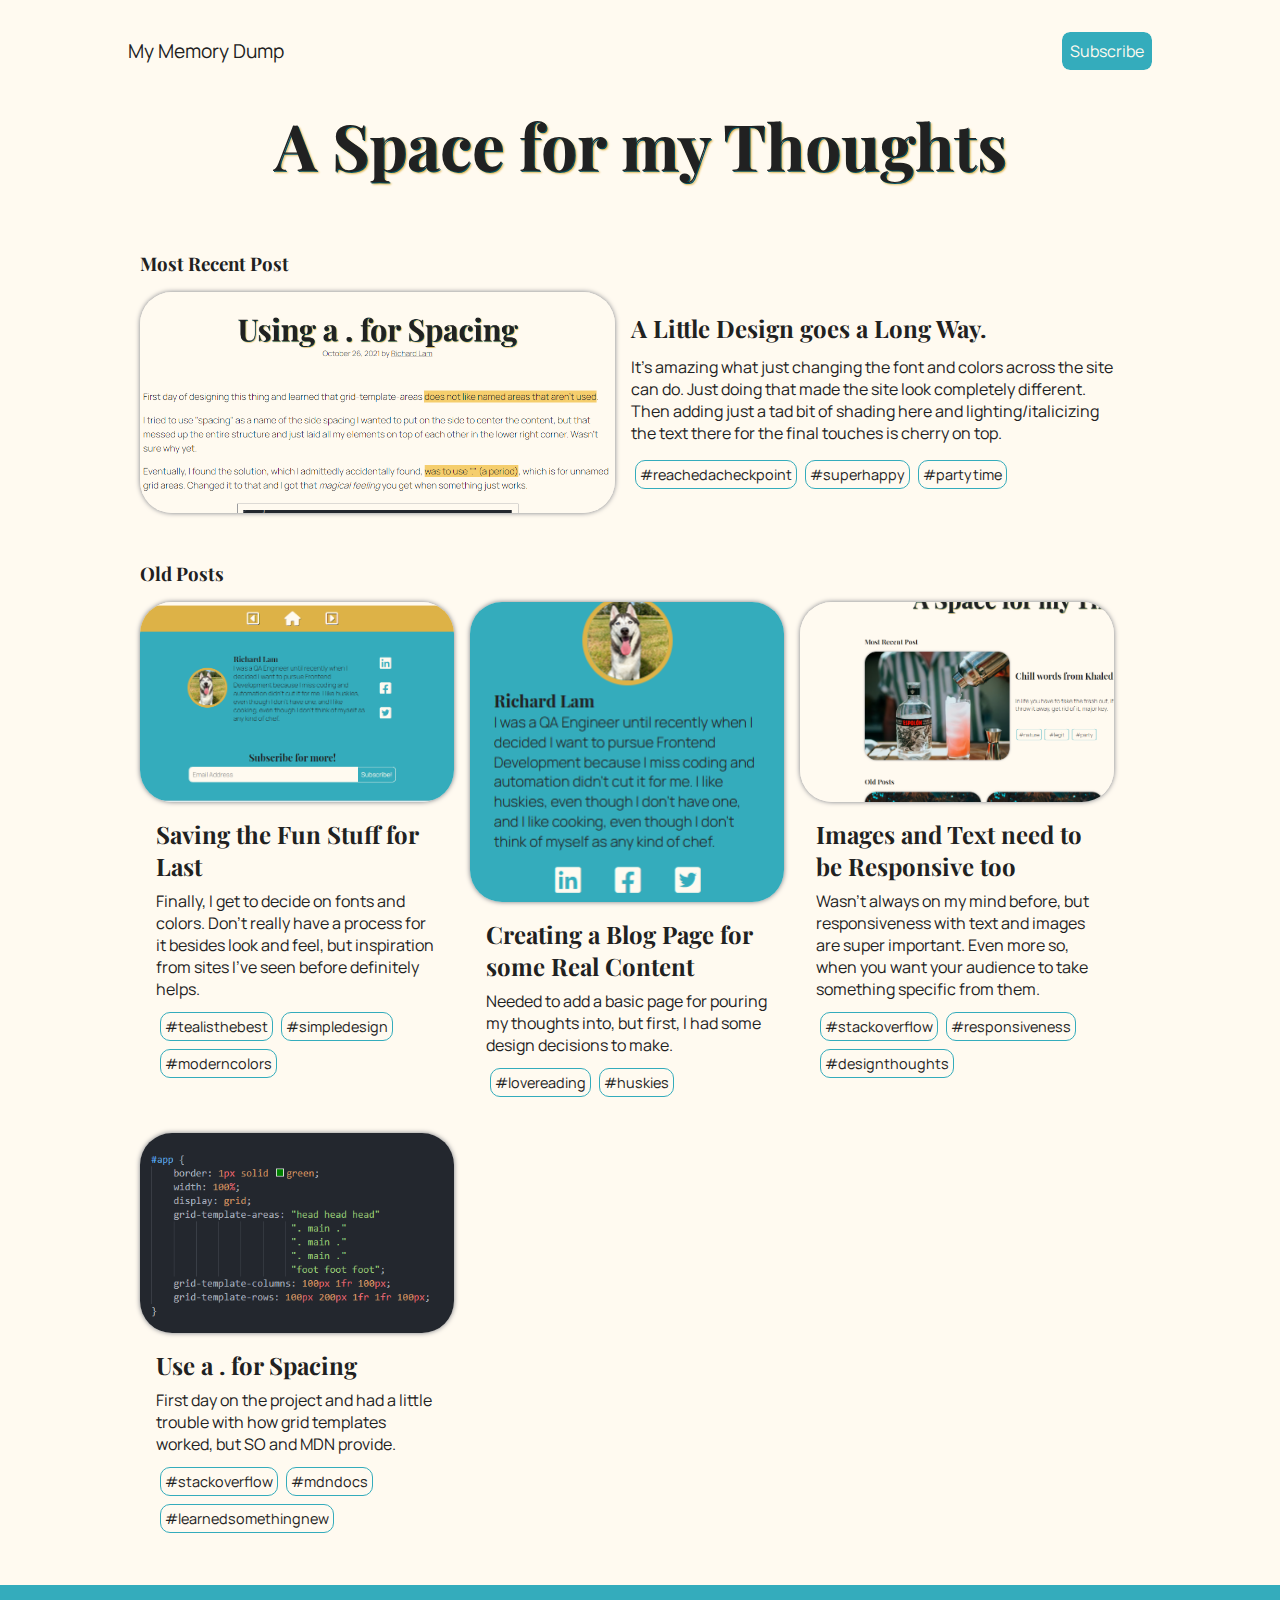
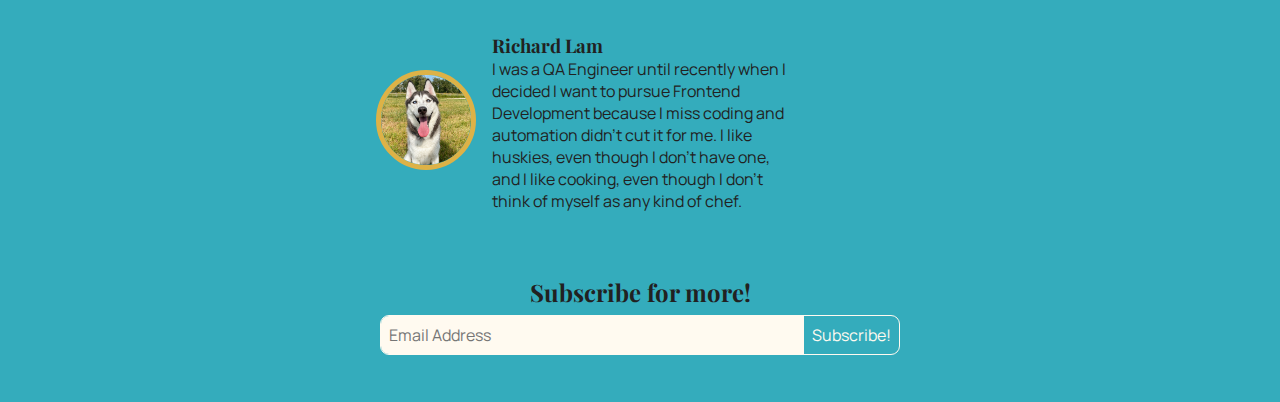
<file: index.html>
<!DOCTYPE html>
<html>

    <head>
        <meta charset="utf-8">
        <meta name="viewport" content="width=device-width, initial-scale=1">
        <link rel="stylesheet" href="./styles/main.css" />
        <link rel="stylesheet" href="https://cdnjs.cloudflare.com/ajax/libs/font-awesome/6.0.0-beta2/css/all.min.css" integrity="sha512-YWzhKL2whUzgiheMoBFwW8CKV4qpHQAEuvilg9FAn5VJUDwKZZxkJNuGM4XkWuk94WCrrwslk8yWNGmY1EduTA==" crossorigin="anonymous" referrerpolicy="no-referrer" />
        <link rel="icon" href="ram_icon.ico" />
        <title>Memory Dump</title>
    </head>

    <body>
        <div id="app">
            <div id="top-bar">
                My Memory Dump
                <a class="button" href="#subscribe-form">Subscribe</a>
            </div>

            <div id="main-content">

                <div class="page-title">
                    <h1>A Space for my Thoughts</h1>
                </div>

                <div id="recent-post">
                    <h3>Most Recent Post</h3>
                    <div class="card" onclick="location.href='./posts/blog5.html'">
                        <div class="card-image">
                            <img src="./images/screenshot_of_heading.png" alt="Heading of an article in Playfair Display font saying 'Using a . (period) for Spacing'." />
                        </div>
                        <div class="card-text">
                            <h2>A Little Design goes a Long Way.</h2>
                            <p>It's amazing what just changing the font and colors across the site can do. Just doing that made the site look completely different. Then adding just a tad bit of shading here and lighting/italicizing the text there for the final touches is cherry on top.</p>
                            <div class="card-labels">
                                <div class="label">#reachedacheckpoint</div>
                                <div class="label">#superhappy</div>
                                <div class="label">#partytime</div>
                            </div>
                        </div>
                    </div>
                </div>

                <div id="old-posts">
                    <h3>Old Posts</h3>
                    <div class="card-list">
                        <div class="card" onclick="location.href='./posts/blog4.html'">
                            <div class="card-image">
                                <img src="./images/snapshot_of_footer.png" alt="Footer of this blog website on a wide screen." />
                            </div>
                            <div class="card-text">
                                <h2>Saving the Fun Stuff for Last</h2>
                                <p>Finally, I get to decide on fonts and colors. Don't really have a process for it besides look and feel, but inspiration from sites I've seen before definitely helps.</p>
                                <div class="card-labels">
                                    <div class="label">#tealisthebest</div>
                                    <div class="label">#simpledesign</div>
                                    <div class="label">#moderncolors</div>
                                </div>
                            </div>
                        </div>
                        <div class="card" onclick="location.href='./posts/blog3.html'">
                            <div class="card-image">
                                <img src="./images/avatar_summary.png" alt="A short introduction to the author of the blog post with a happy husky as the avatar." />
                            </div>
                            <div class="card-text">
                                <h2>Creating a Blog Page for some Real Content</h2>
                                <p>Needed to add a basic page for pouring my thoughts into, but first, I had some design decisions to make.</p>
                                <div class="card-labels">
                                    <div class="label">#lovereading</div>
                                    <div class="label">#huskies</div>
                                </div>
                            </div>
                        </div>
                        <div class="card" onclick="location.href='./posts/blog2.html'">
                            <div class="card-image">
                                <img src="./images/firefox_vs_chrome_image_positioning.png" alt="Picture of two windows showing the same image element. The left is Firefox and the right being Chrome in a wider window." />
                            </div>
                            <div class="card-text">
                                <h2>Images and Text need to be Responsive too</h2>
                                <p>Wasn't always on my mind before, but responsiveness with text and images are super important. Even more so, when you want your audience to take something specific from them.</p>
                                <div class="card-labels">
                                    <div class="label">#stackoverflow</div>
                                    <div class="label">#responsiveness</div>
                                    <div class="label">#designthoughts</div>
                                </div>
                            </div>
                        </div>
                        <div class="card" onclick="location.href='./posts/blog1.html'">
                            <div class="card-image">
                                <img src="./images/using_periods_in_grid_template.png" alt="Picture of code for #app selector specifying grid-template-columns." />
                            </div>
                            <div class="card-text">
                                <h2>Use a . for Spacing</h2>
                                <p>First day on the project and had a little trouble with how grid templates worked, but SO and MDN provide.</p>
                                <div class="card-labels">
                                    <div class="label">#stackoverflow</div>
                                    <div class="label">#mdndocs</div>
                                    <div class="label">#learnedsomethingnew</div>
                                </div>
                            </div>
                        </div>
                    </div>
                </div>

            </div>

            <div id="bottom-bar">
                <div id="user-summary">
                    <div class="avatar">
                        <img src="./images/happy_husky.jpg" alt="Picture of a happy husky." />
                    </div>
                    <div class="user-summary-text">
                        <h3>Richard Lam</h3>
                        <p>I was a QA Engineer until recently when I decided I want to pursue Frontend Development because I miss coding and automation didn't cut it for me. I like huskies, even though I don't have one, and I like cooking, even though I don't think of myself as any kind of chef.</p>
                    </div>
                    <div class="social-links">
                        <a href="https://linkedin.com"><i class="fab fa-linkedin"></i></a>
                        <a href="https://facebook.com"><i class="fab fa-facebook-square"></i></a>
                        <a href="https://twitter.com"><i class="fab fa-twitter-square"></i></a>
                    </div>
                </div>
                <div id="subscribe-form">
                    <h2>Subscribe for more!</h2>
                    <form onSubmit="alert('You have subscribed!')">
                        <input type="email" placeholder="Email Address" />
                        <button type="submit">Subscribe!</button>
                    </form>
                </div>
            </div>

        </div>
    </body>

</html>
</file>
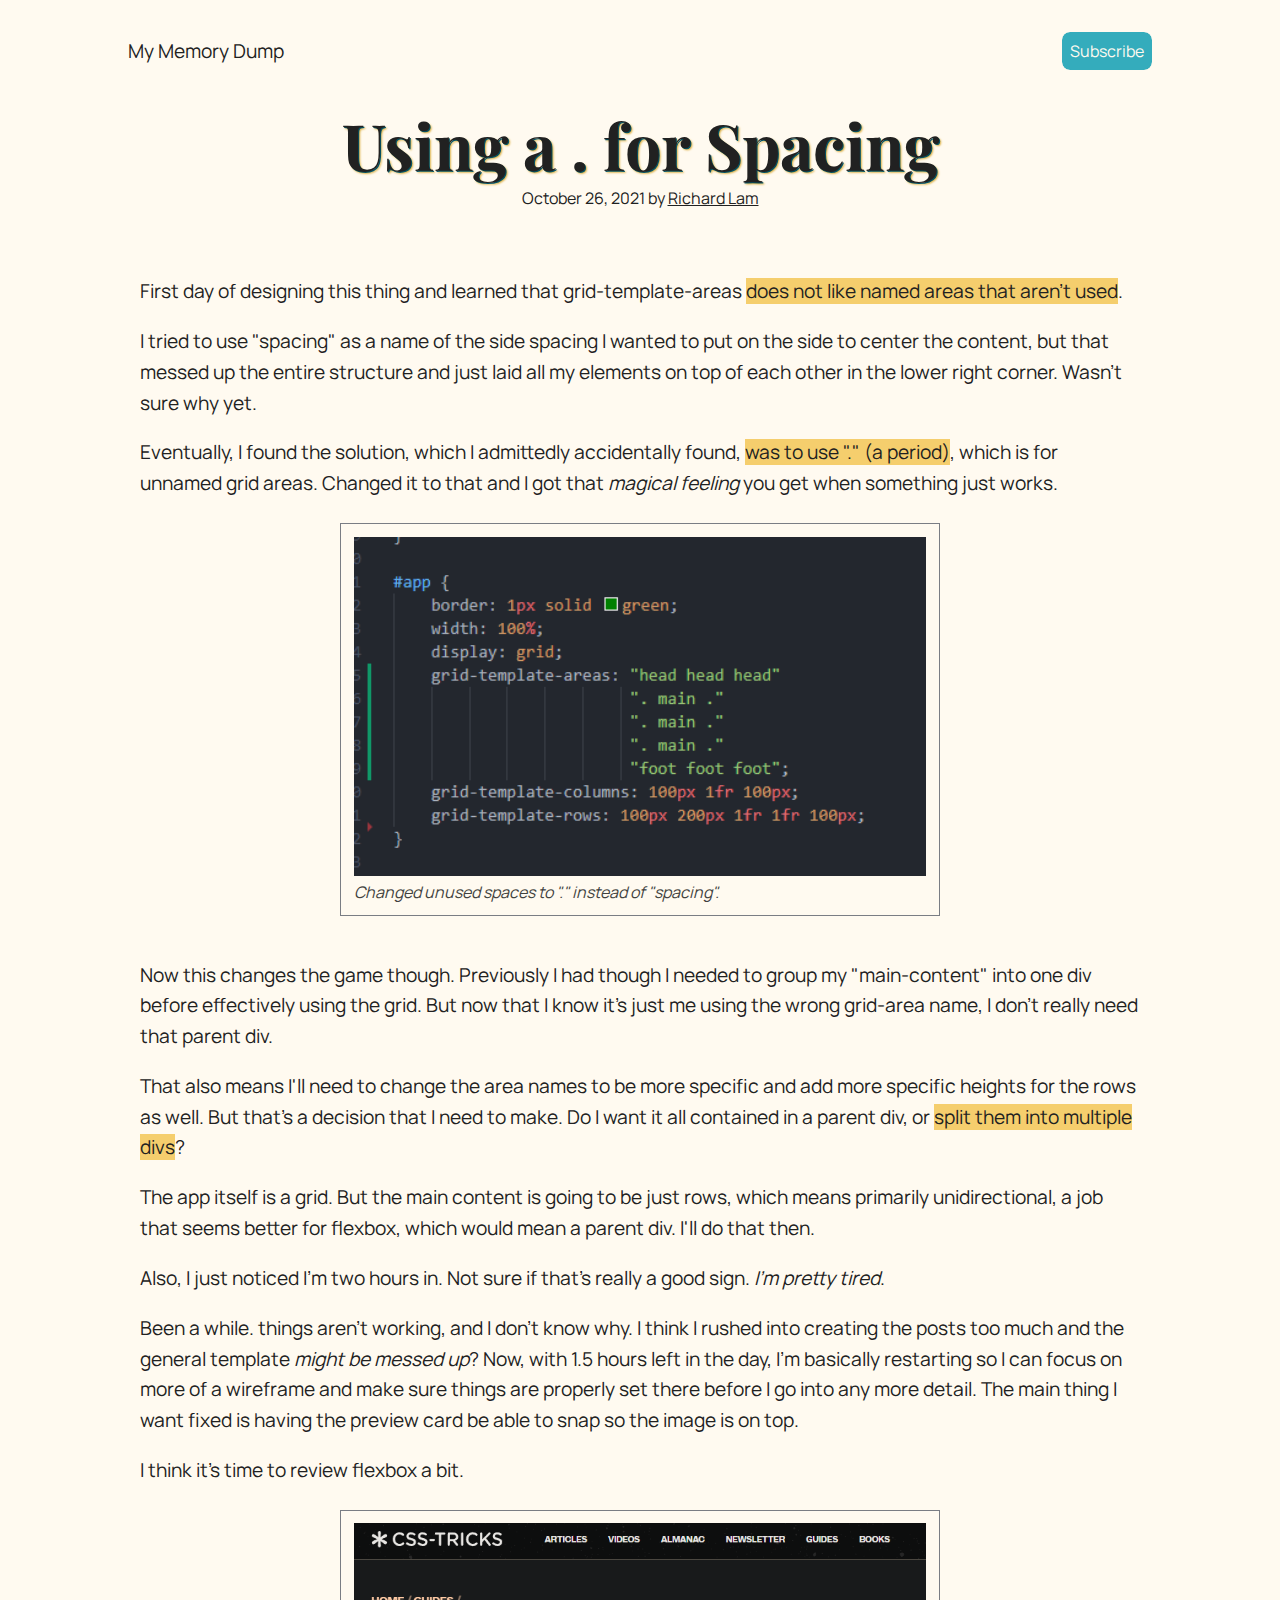
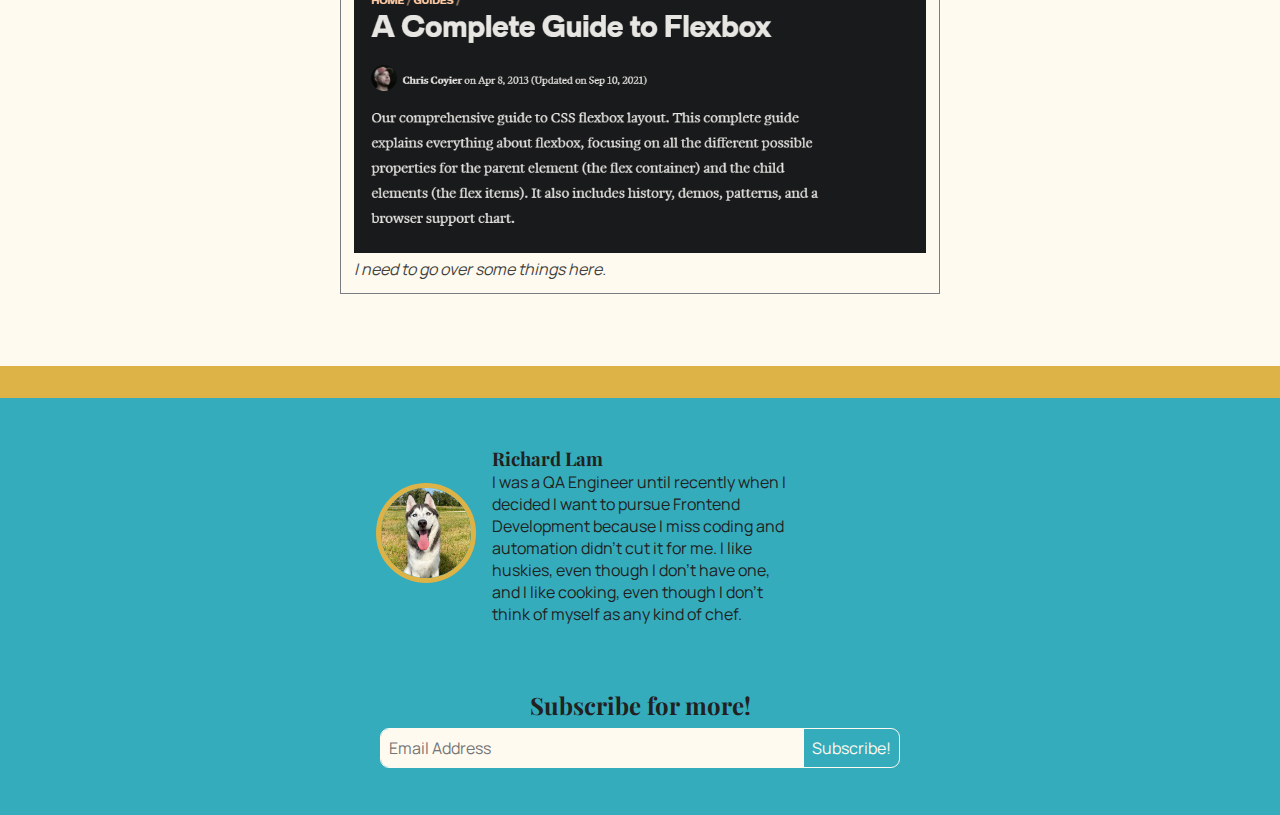
<file: posts/blog1.html>
<!DOCTYPE html>
<html>

    <head>
        <meta charset="utf-8">
        <meta name="viewport" content="width=device-width, initial-scale=1">
        <link rel="stylesheet" href="../styles/main.css" />
        <link rel="stylesheet" href="https://cdnjs.cloudflare.com/ajax/libs/font-awesome/6.0.0-beta2/css/all.min.css" integrity="sha512-YWzhKL2whUzgiheMoBFwW8CKV4qpHQAEuvilg9FAn5VJUDwKZZxkJNuGM4XkWuk94WCrrwslk8yWNGmY1EduTA==" crossorigin="anonymous" referrerpolicy="no-referrer" />
        <link rel="icon" href="ram_icon.ico" />
        <title>Memory Dump - Blog 1</title>
    </head>

    <body>
        <div id="app">

            <div id="top-bar">
                My Memory Dump
                <a class="button" href="#subscribe-form">Subscribe</a>
            </div>

            <div id="main-content">
                <div class="page-title">
                    <h1>Using a . for Spacing</h1>
                    <p>October 26, 2021 by <a href="#user-summary">Richard Lam</a></p>
                </div>
                
                <article>
                    <p>First day of designing this thing and learned that grid-template-areas <mark>does not like named areas that aren't used</mark>.</p>
                    <p>I tried to use "spacing" as a name of the side spacing I wanted to put on the side to center the content, but that messed up the entire structure and just laid all my elements on top of each other in the lower right corner. Wasn't sure why yet.</p>
                    <p>Eventually, I found the solution, which I admittedly accidentally found, <mark>was to use "." (a period)</mark>, which is for unnamed grid areas. Changed it to that and I got that <i>magical feeling</i> you get when something just works.</p>
                    <figure>
                        <img src="../images/using_periods_in_grid_template.png" alt="Picture of code for #app selector specifying grid-template-columns." />
                        <figcaption>Changed unused spaces to "." instead of "spacing".</figcaption>
                    </figure>
                    <p>Now this changes the game though. Previously I had though I needed to group my "main-content" into one div before effectively using the grid. But now that I know it's just me using the wrong grid-area name, I don't really need that parent div.</p>
                    <p>That also means I'll need to change the area names to be more specific and add more specific heights for the rows as well. But that's a decision that I need to make. Do I want it all contained in a parent div, or <mark>split them into multiple divs</mark>?</p>
                    <p>The app itself is a grid. But the main content is going to be just rows, which means primarily unidirectional, a job that seems better for flexbox, which would mean a parent div. I'll do that then.</p>
                    <p>Also, I just noticed I'm two hours in. Not sure if that's really a good sign. <i>I'm pretty tired</i>.</p>
                    <p>Been a while. things aren't working, and I don't know why. I think I rushed into creating the posts too much and the general template <i>might be messed up</i>? Now, with 1.5 hours left in the day, I'm basically restarting so I can focus on more of a wireframe and make sure things are properly set there before I go into any more detail. The main thing I want fixed is having the preview card be able to snap so the image is on top.</p>
                    <p>I think it's time to review flexbox a bit.</p>
                    <figure>
                        <img src="../images/css_tricks_flexbox.png" alt="Article Title for CSS Tricks's Complete Guide to Flexbox." />
                        <figcaption>I need to go over some things here.</figcaption>
                    </figure>
                </article>
            </div>

            <div id="bottom-bar">
                <div id="nav-bar">
                    <a class="nav-option" href="../index.html"><i class="fas fa-home"></i></a>
                    <a class="nav-option" href="./blog2.html"><i class="far fa-caret-square-right"></i></a>
                </div>
                <div id="user-summary">
                    <div class="avatar">
                        <img src="../images/happy_husky.jpg" alt="Picture of a happy husky." />
                    </div>
                    <div class="user-summary-text">
                        <h3>Richard Lam</h3>
                        <p>I was a QA Engineer until recently when I decided I want to pursue Frontend Development because I miss coding and automation didn't cut it for me. I like huskies, even though I don't have one, and I like cooking, even though I don't think of myself as any kind of chef.</p>
                    </div>
                    <div class="social-links">
                        <a href="https://linkedin.com"><i class="fab fa-linkedin"></i></a>
                        <a href="https://facebook.com"><i class="fab fa-facebook-square"></i></a>
                        <a href="https://twitter.com"><i class="fab fa-twitter-square"></i></a>
                    </div>
                </div>
                <div id="subscribe-form">
                    <h2>Subscribe for more!</h2>
                    <form onSubmit="alert('You have subscribed!')">
                        <input type="email" placeholder="Email Address" />
                        <button type="submit">Subscribe!</button>
                    </form>
                </div>

            </div>

        </div>
    </body>

</html>
</file>
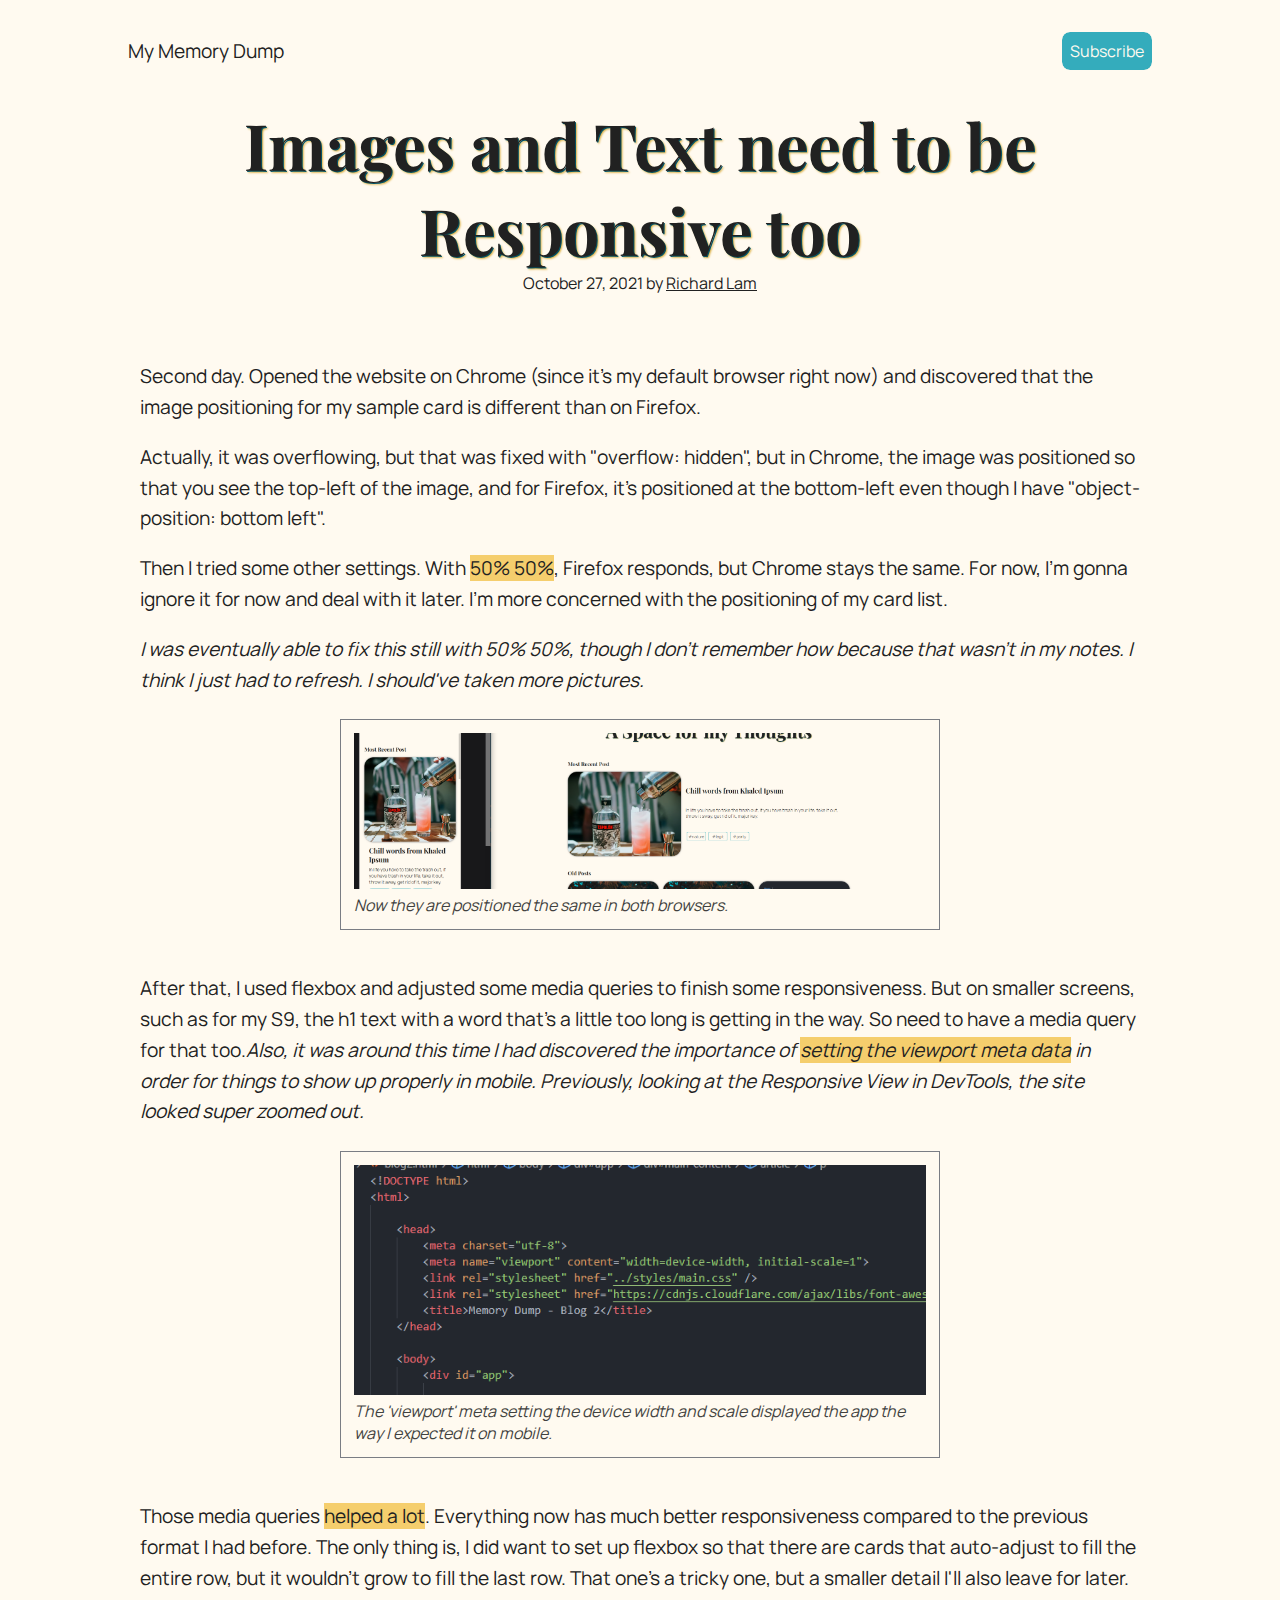
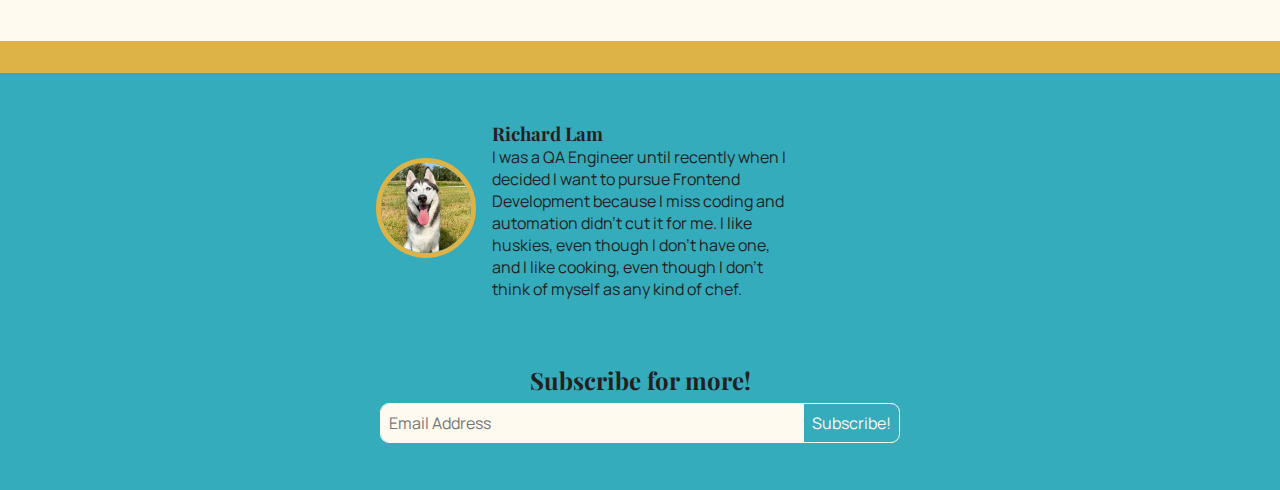
<file: posts/blog2.html>
<!DOCTYPE html>
<html>

    <head>
        <meta charset="utf-8">
        <meta name="viewport" content="width=device-width, initial-scale=1">
        <link rel="stylesheet" href="../styles/main.css" />
        <link rel="stylesheet" href="https://cdnjs.cloudflare.com/ajax/libs/font-awesome/6.0.0-beta2/css/all.min.css" integrity="sha512-YWzhKL2whUzgiheMoBFwW8CKV4qpHQAEuvilg9FAn5VJUDwKZZxkJNuGM4XkWuk94WCrrwslk8yWNGmY1EduTA==" crossorigin="anonymous" referrerpolicy="no-referrer" />
        <link rel="icon" href="ram_icon.ico" />
        <title>Memory Dump - Blog 2</title>
    </head>

    <body>
        <div id="app">

            <div id="top-bar">
                My Memory Dump
                <a class="button" href="#subscribe-form">Subscribe</a>
            </div>

            <div id="main-content">
                <div class="page-title">
                    <h1>Images and Text need to be Responsive too</h1>
                    <p>October 27, 2021 by <a href="#user-summary">Richard Lam</a></p>
                </div>
                
                <article>
                    <p>Second day. Opened the website on Chrome (since it's my default browser right now) and discovered that the image positioning for my sample card is different than on Firefox.</p>
                    <p>Actually, it was overflowing, but that was fixed with "overflow: hidden", but in Chrome, the image was positioned so that you see the top-left of the image, and for Firefox, it's positioned at the bottom-left even though I have "object-position: bottom left".</p>
                    <p>Then I tried some other settings. With <mark>50% 50%</mark>, Firefox responds, but Chrome stays the same. For now, I'm gonna ignore it for now and deal with it later. I'm more concerned with the positioning of my card list.</p>
                    <p><i>I was eventually able to fix this still with 50% 50%, though I don't remember how because that wasn't in my notes. I think I just had to refresh. I should've taken more pictures.</i></p>
                    <figure>
                        <img src="../images/firefox_vs_chrome_image_positioning.png" alt="Picture of two windows showing the same image element. The left is Firefox and the right being Chrome in a wider window." />
                        <figcaption>Now they are positioned the same in both browsers.</figcaption>
                    </figure>
                    <p>After that, I used flexbox and adjusted some media queries to finish some responsiveness. But on smaller screens, such as for my S9, the h1 text with a word that's a little too long is getting in the way. So need to have a media query for that too.<i>Also, it was around this time I had discovered the importance of <mark>setting the viewport meta data</mark> in order for things to show up properly in mobile. Previously, looking at the Responsive View in DevTools, the site looked super zoomed out.</i></p>
                    <figure>
                        <img src="../images/snapshot_of_head.png" alt ="Picture showing the head tag in html." />
                        <figcaption>The 'viewport' meta setting the device width and scale displayed the app the way I expected it on mobile.</figcaption>
                    </figure>
                    <p>Those media queries <mark>helped a lot</mark>. Everything now has much better responsiveness compared to the previous format I had before. The only thing is, I did want to set up flexbox so that there are cards that auto-adjust to fill the entire row, but it wouldn't grow to fill the last row. That one's a tricky one, but a smaller detail I'll also leave for later.</p>
                </article>
            </div>

            <div id="bottom-bar">
                <div id="nav-bar">
                    <a class="nav-option" href="./blog1.html"><i class="far fa-caret-square-left"></i></a>
                    <a class="nav-option" href="../index.html"><i class="fas fa-home"></i></a>
                    <a class="nav-option" href="./blog3.html"><i class="far fa-caret-square-right"></i></a>
                </div>
                <div id="user-summary">
                    <div class="avatar">
                        <img src="../images/happy_husky.jpg" alt="Picture of a happy husky." />
                    </div>
                    <div class="user-summary-text">
                        <h3>Richard Lam</h3>
                        <p>I was a QA Engineer until recently when I decided I want to pursue Frontend Development because I miss coding and automation didn't cut it for me. I like huskies, even though I don't have one, and I like cooking, even though I don't think of myself as any kind of chef.</p>
                    </div>
                    <div class="social-links">
                        <a href="https://linkedin.com"><i class="fab fa-linkedin"></i></a>
                        <a href="https://facebook.com"><i class="fab fa-facebook-square"></i></a>
                        <a href="https://twitter.com"><i class="fab fa-twitter-square"></i></a>
                    </div>
                </div>
                <div id="subscribe-form">
                    <h2>Subscribe for more!</h2>
                    <form onSubmit="alert('You have subscribed!')">
                        <input type="email" placeholder="Email Address" />
                        <button type="submit">Subscribe!</button>
                    </form>
                </div>

            </div>

        </div>
    </body>

</html>
</file>
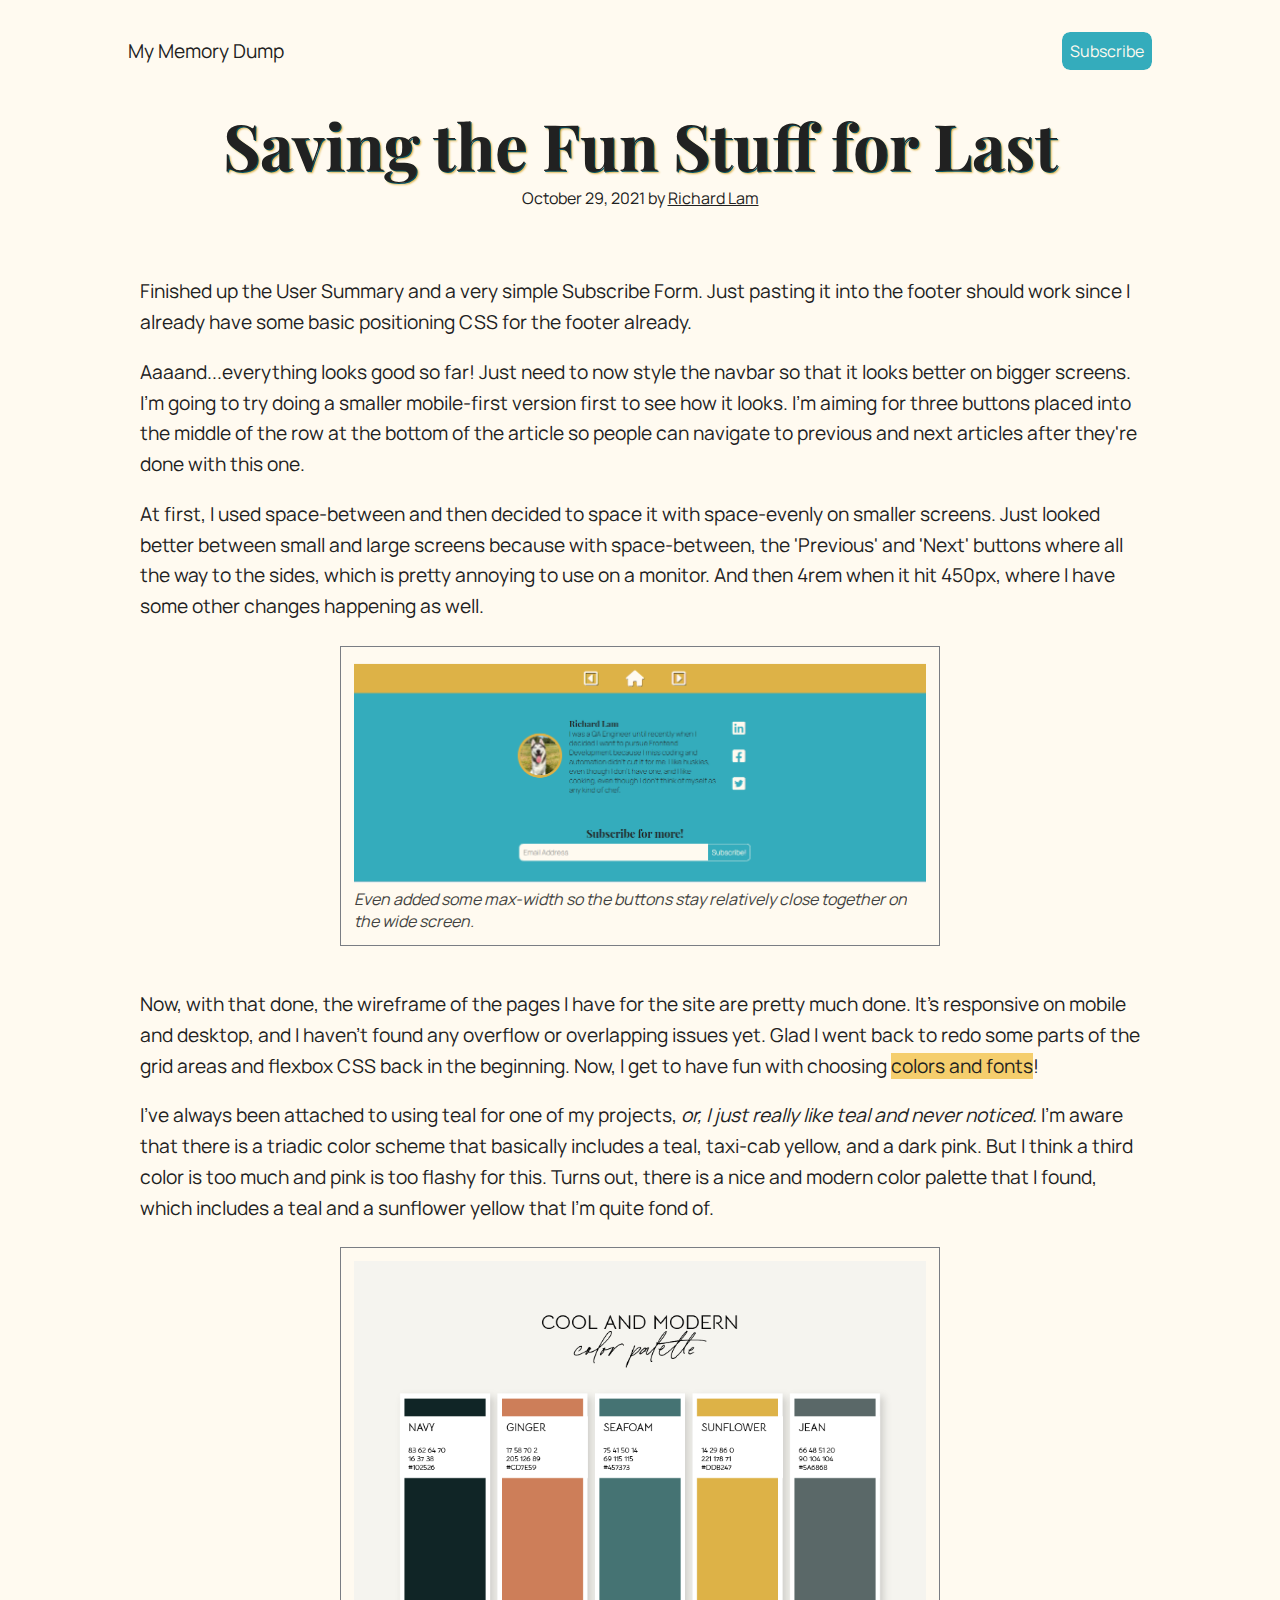
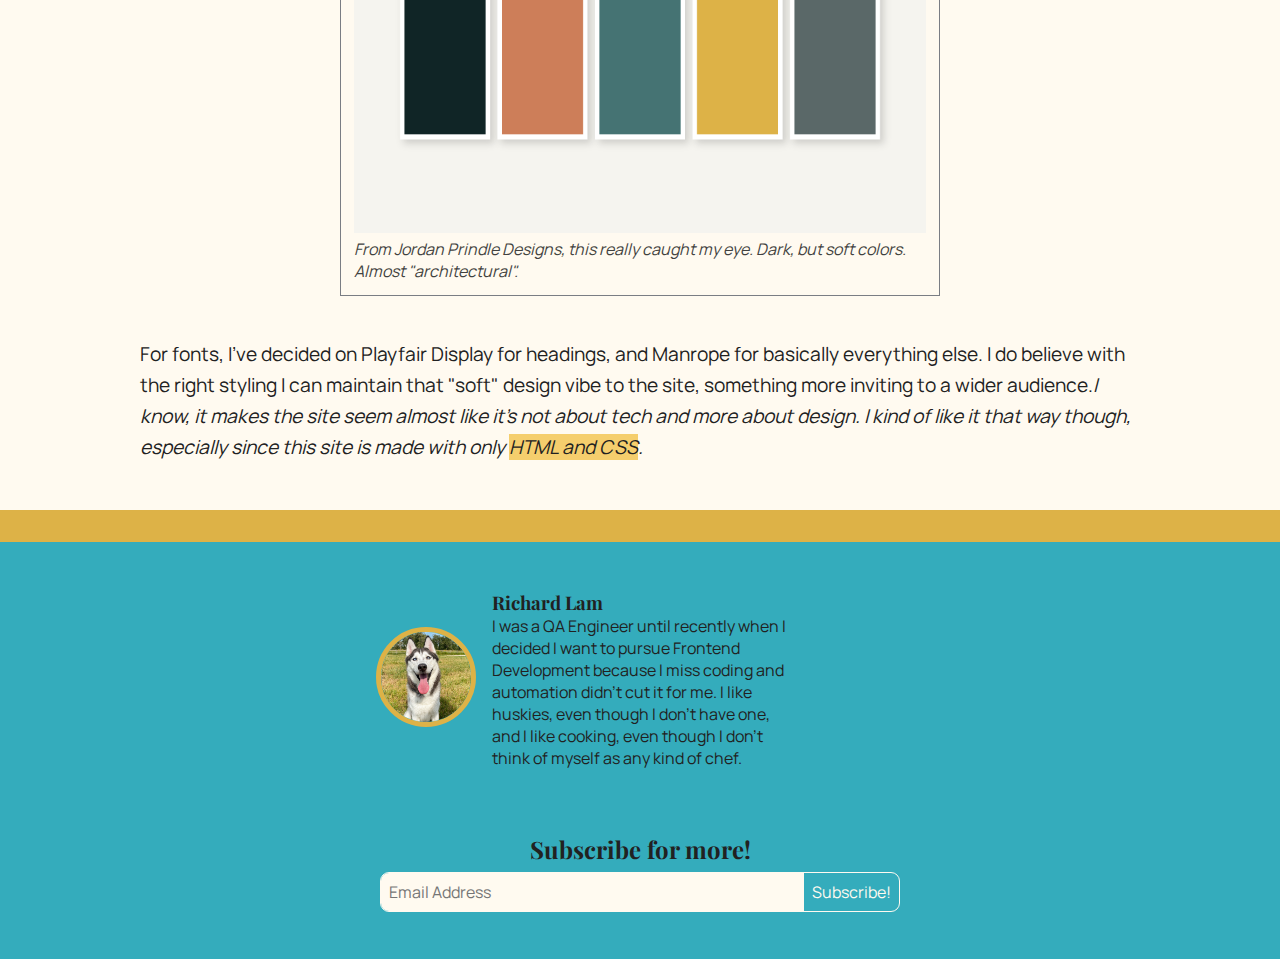
<file: posts/blog4.html>
<!DOCTYPE html>
<html>

    <head>
        <meta charset="utf-8">
        <meta name="viewport" content="width=device-width, initial-scale=1">
        <link rel="stylesheet" href="../styles/main.css" />
        <link rel="stylesheet" href="https://cdnjs.cloudflare.com/ajax/libs/font-awesome/6.0.0-beta2/css/all.min.css" integrity="sha512-YWzhKL2whUzgiheMoBFwW8CKV4qpHQAEuvilg9FAn5VJUDwKZZxkJNuGM4XkWuk94WCrrwslk8yWNGmY1EduTA==" crossorigin="anonymous" referrerpolicy="no-referrer" />
        <link rel="icon" href="ram_icon.ico" />
        <title>Memory Dump - Blog 4</title>
    </head>

    <body>
        <div id="app">

            <div id="top-bar">
                My Memory Dump
                <a class="button" href="#subscribe-form">Subscribe</a>
            </div>

            <div id="main-content">
                <div class="page-title">
                    <h1>Saving the Fun Stuff for Last</h1>
                    <p>October 29, 2021 by <a href="#user-summary">Richard Lam</a></p>
                </div>
                
                <article>
                    <p>Finished up the User Summary and a very simple Subscribe Form. Just pasting it into the footer should work since I already have some basic positioning CSS for the footer already.</p>
                    <p>Aaaand...everything looks good so far! Just need to now style the navbar so that it looks better on bigger screens. I'm going to try doing a smaller mobile-first version first to see how it looks. I'm aiming for three buttons placed into the middle of the row at the bottom of the article so people can navigate to previous and next articles after they're done with this one.</p>
                    <p>At first, I used space-between and then decided to space it with space-evenly on smaller screens. Just looked better between small and large screens because with space-between, the 'Previous' and 'Next' buttons where all the way to the sides, which is pretty annoying to use on a monitor. And then 4rem when it hit 450px, where I have some other changes happening as well.</p>
                    <figure>
                        <img src="../images/snapshot_of_footer.png" alt="Footer of this blog website on a wide screen." />
                        <figcaption>Even added some max-width so the buttons stay relatively close together on the wide screen.</figcaption>
                    </figure>
                    <p>Now, with that done, the wireframe of the pages I have for the site are pretty much done. It's responsive on mobile and desktop, and I haven't found any overflow or overlapping issues yet. Glad I went back to redo some parts of the grid areas and flexbox CSS back in the beginning. Now, I get to have fun with choosing <mark>colors and fonts</mark>!</p>
                    <p>I've always been attached to using teal for one of my projects, <i>or, I just really like teal and never noticed.</i> I'm aware that there is a triadic color scheme that basically includes a teal, taxi-cab yellow, and a dark pink. But I think a third color is too much and pink is too flashy for this. Turns out, there is a nice and modern color palette that I found, which includes a teal and a sunflower yellow that I'm quite fond of.</p>
                    <figure>
                        <img src="../images/modern_teal_palette.png" alt="A selection of 5 colors named: navy, ginger, seafoam, sunflower, and jean." />
                        <figcaption>From Jordan Prindle Designs, this really caught my eye. Dark, but soft colors. Almost "architectural".</figcaption>
                    </figure>
                    <p>For fonts, I've decided on Playfair Display for headings, and Manrope for basically everything else. I do believe with the right styling I can maintain that "soft" design vibe to the site, something more inviting to a wider audience.<i>I know, it makes the site seem almost like it's not about tech and more about design. I kind of like it that way though, especially since this site is made with only <mark>HTML and CSS</mark>.</i></p>
                </article>
            </div>

            <div id="bottom-bar">
                <div id="nav-bar">
                    <a class="nav-option" href="./blog3.html"><i class="far fa-caret-square-left"></i></a>
                    <a class="nav-option" href="../index.html"><i class="fas fa-home"></i></a>
                    <a class="nav-option" href="./blog5.html"><i class="far fa-caret-square-right"></i></a>
                </div>
                <div id="user-summary">
                    <div class="avatar">
                        <img src="../images/happy_husky.jpg" alt="Picture of a happy husky." />
                    </div>
                    <div class="user-summary-text">
                        <h3>Richard Lam</h3>
                        <p>I was a QA Engineer until recently when I decided I want to pursue Frontend Development because I miss coding and automation didn't cut it for me. I like huskies, even though I don't have one, and I like cooking, even though I don't think of myself as any kind of chef.</p>
                    </div>
                    <div class="social-links">
                        <a href="https://linkedin.com"><i class="fab fa-linkedin"></i></a>
                        <a href="https://facebook.com"><i class="fab fa-facebook-square"></i></a>
                        <a href="https://twitter.com"><i class="fab fa-twitter-square"></i></a>
                    </div>
                </div>
                <div id="subscribe-form">
                    <h2>Subscribe for more!</h2>
                    <form onSubmit="alert('You have subscribed!')">
                        <input type="email" placeholder="Email Address" />
                        <button type="submit">Subscribe!</button>
                    </form>
                </div>

            </div>

        </div>
    </body>

</html>
</file>
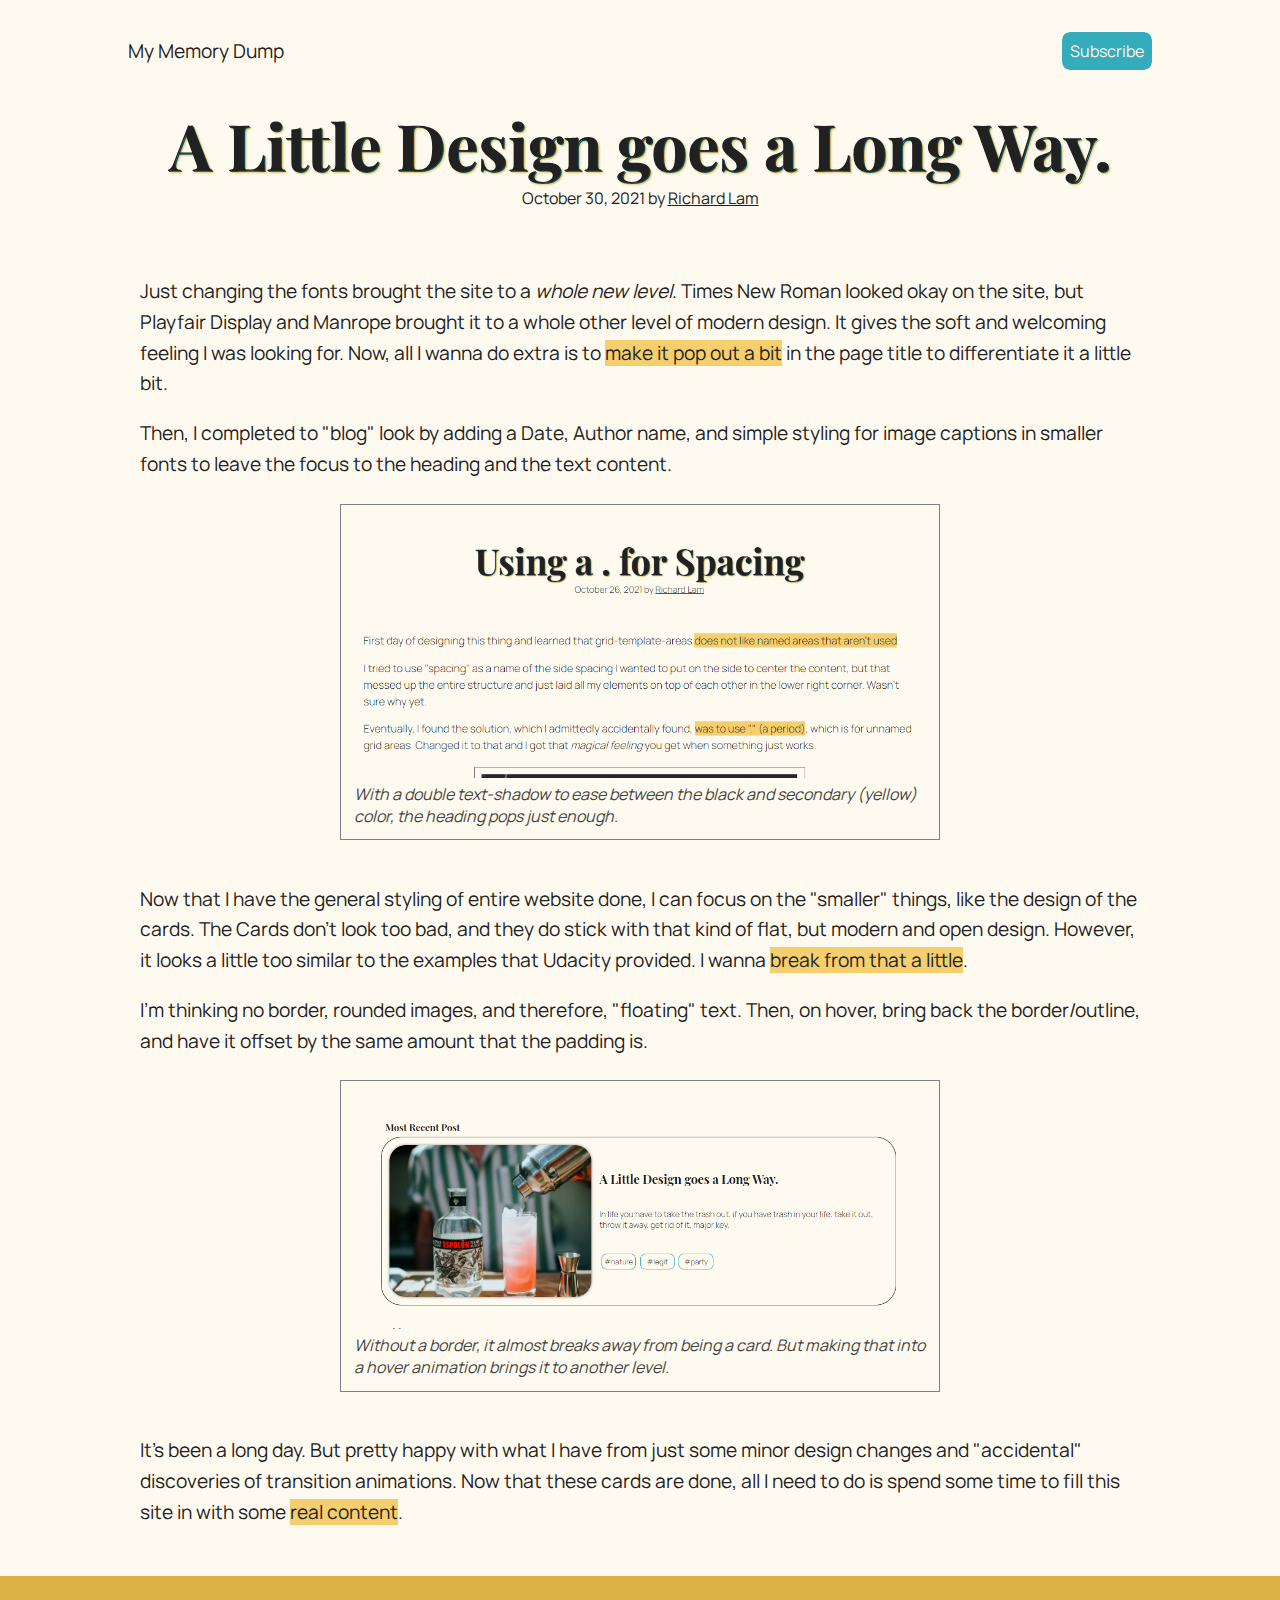
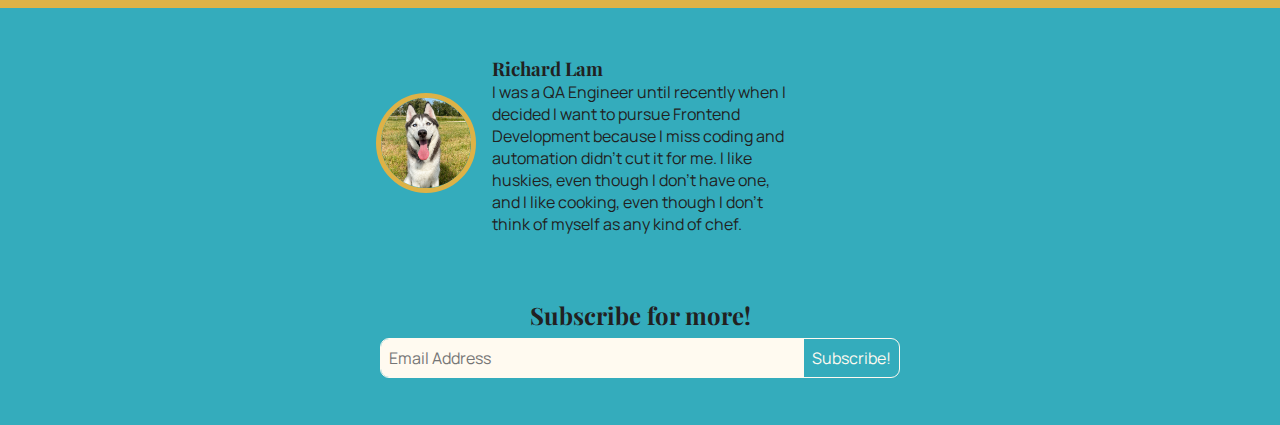
<file: posts/blog5.html>
<!DOCTYPE html>
<html>

    <head>
        <meta charset="utf-8">
        <meta name="viewport" content="width=device-width, initial-scale=1">
        <link rel="stylesheet" href="../styles/main.css" />
        <link rel="stylesheet" href="https://cdnjs.cloudflare.com/ajax/libs/font-awesome/6.0.0-beta2/css/all.min.css" integrity="sha512-YWzhKL2whUzgiheMoBFwW8CKV4qpHQAEuvilg9FAn5VJUDwKZZxkJNuGM4XkWuk94WCrrwslk8yWNGmY1EduTA==" crossorigin="anonymous" referrerpolicy="no-referrer" />
        <link rel="icon" href="ram_icon.ico" />
        <title>Memory Dump - Blog 5</title>
    </head>

    <body>
        <div id="app">

            <div id="top-bar">
                My Memory Dump
                <a class="button" href="#subscribe-form">Subscribe</a>
            </div>

            <div id="main-content">
                <div class="page-title">
                    <h1>A Little Design goes a Long Way.</h1>
                    <p>October 30, 2021 by <a href="#user-summary">Richard Lam</a></p>
                </div>
                
                <article>
                    <p>Just changing the fonts brought the site to a <i>whole new level</i>. Times New Roman looked okay on the site, but Playfair Display and Manrope brought it to a whole other level of modern design. It gives the soft and welcoming feeling I was looking for. Now, all I wanna do extra is to <mark>make it pop out a bit</mark> in the page title to differentiate it a little bit.</p>
                    <p>Then, I completed to "blog" look by adding a Date, Author name, and simple styling for image captions in smaller fonts to leave the focus to the heading and the text content.</p>
                    <figure>
                        <img src="../images/screenshot_of_heading.png" alt="Heading of an article in Playfair Display font saying 'Using a . (period) for Spacing'." />
                        <figcaption>With a double text-shadow to ease between the black and secondary (yellow) color, the heading pops just enough.</figcaption>
                    </figure>
                    <p>Now that I have the general styling of entire website done, I can focus on the "smaller" things, like the design of the cards. The Cards don't look too bad, and they do stick with that kind of flat, but modern and open design. However, it looks a little too similar to the examples that Udacity provided. I wanna <mark>break from that a little</mark>.</p>
                    <p>I'm thinking no border, rounded images, and therefore, "floating" text. Then, on hover, bring back the border/outline, and have it offset by the same amount that the padding is.</p>
                    <figure>
                        <img src="../images/screenshot_of_new_card.png" alt="Picture of a man pouring a drink next to sample title and text describing content." />
                        <figcaption>Without a border, it almost breaks away from being a card. But making that into a hover animation brings it to another level.</figcaption>
                    </figure>
                    <p>It's been a long day. But pretty happy with what I have from just some minor design changes and "accidental" discoveries of transition animations. Now that these cards are done, all I need to do is spend some time to fill this site in with some <mark>real content</mark>.</p>
                </article>
            </div>

            <div id="bottom-bar">
                <div id="nav-bar">
                    <a class="nav-option" href="./blog4.html"><i class="far fa-caret-square-left"></i></a>
                    <a class="nav-option" href="../index.html"><i class="fas fa-home"></i></a>
                </div>
                <div id="user-summary">
                    <div class="avatar">
                        <img src="../images/happy_husky.jpg" alt="Picture of a happy husky." />
                    </div>
                    <div class="user-summary-text">
                        <h3>Richard Lam</h3>
                        <p>I was a QA Engineer until recently when I decided I want to pursue Frontend Development because I miss coding and automation didn't cut it for me. I like huskies, even though I don't have one, and I like cooking, even though I don't think of myself as any kind of chef.</p>
                    </div>
                    <div class="social-links">
                        <a href="https://linkedin.com"><i class="fab fa-linkedin"></i></a>
                        <a href="https://facebook.com"><i class="fab fa-facebook-square"></i></a>
                        <a href="https://twitter.com"><i class="fab fa-twitter-square"></i></a>
                    </div>
                </div>
                <div id="subscribe-form">
                    <h2>Subscribe for more!</h2>
                    <form onSubmit="alert('You have subscribed!')">
                        <input type="email" placeholder="Email Address" />
                        <button type="submit">Subscribe!</button>
                    </form>
                </div>

            </div>

        </div>
    </body>

</html>
</file>
<file: styles/main.css>
@import "./variables.css";
@import "./header.css";
@import "./content.css";
@import "./footer.css";

* {
    box-sizing: border-box;
    font-family: var(--general-font-family);
    color: var(--color-black);
}


body, h1, h2, h3, p {
    margin: 0;
}

h1, h2, h3 {
    font-family: var(--heading-font-family);
}

h1 {
    text-shadow: 
        1px 1px 0 var(--primary-color-dark),
        2px 2px 2px var(--secondary-color);
}

html, body {
    height: 100%;
    scroll-behavior: smooth;
    background: var(--color-white);
}

a {
    text-decoration: none;
}

button,
input {
    padding: 0;
    border: none;
    background: none;
}

input:focus {
    outline: none;
}

button, .button {
    font-size: 1rem;
    padding: 0.5rem;
    border-radius: 0.5rem;
    background: var(--primary-color);
    color: var(--color-white);
    outline: 1px solid var(--color-white);
    transition: all 0.2s ease-in-out;
    -webkit-transition: all 0.2s ease-in-out;
    -moz-transition: all 0.2s ease-in-out;
}

button:hover, .button:hover {
    outline: 1px solid var(--color-white);
    outline-offset: -.25rem;
    cursor: pointer;
}

figcaption {
    font-style: italic;
    opacity: 0.85;
}

mark {
    background: var(--secondary-color-light);
}

#app {
    width: 100%;
    min-height: 100%;
    display: grid;
    grid-template-areas: "head head head"
                         ". main ."
                         "foot foot foot";
    grid-template-columns: minmax(10%, auto) 1fr minmax(10%, auto);
    grid-template-rows: minmax(50px, auto) 1fr minmax(50px, auto);
}

#top-bar {
    grid-area: head;
}

#main-content {
    grid-area: main;
}

#bottom-bar {
    grid-area: foot;
    background: var(--primary-color);
}

@media (max-width: 650px) {
    h1 {
        font-size: 12vw;
    }

    #app {
        grid-template-columns: 5% 1fr 5%;
    }

    #main-content article figure {
        width: 100%;
    }
}

@media (min-width: 650px) {
    h1 {
        font-size: 4rem;
    }

    #recent-post > .card {
        flex-direction: row;
    }

    .card-list {
        flex-direction: row;
        flex-wrap: wrap;
        column-gap: 1rem;
    }

    .card-list .card {
        flex: 0 1 calc(50% - 1rem);
    }
}

@media (min-width: 1000px) {
    #app {
        grid-template-columns: minmax(10%, auto) 1000px minmax(10%, auto);
    }

    .card-list .card {
        flex: 0 1 calc(33% - 1rem);
    }

    #main-content article figure {
        width: 60%;
    }
}
</file>
